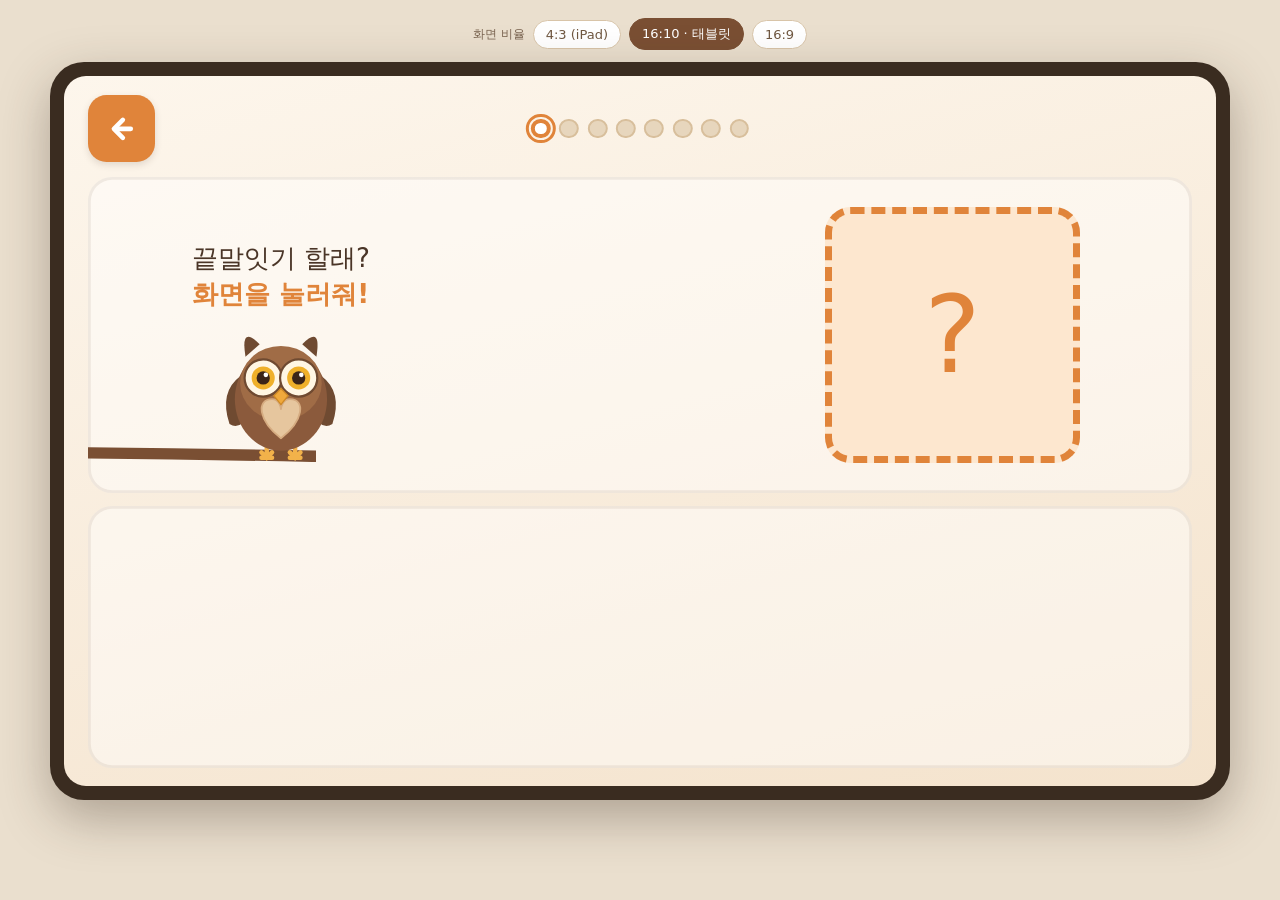
<file: 한승_AI와끝말잇기_프로토타입.html>
<!doctype html>
<html lang="ko">
<head>
<meta charset="utf-8">
<meta name="viewport" content="width=device-width, initial-scale=1, viewport-fit=cover">
<title>AI와 끝말잇기 · 프로토타입</title>
<style>
  *{ box-sizing:border-box; -webkit-tap-highlight-color:transparent; }
  :root{
    --bg-top:#fdf6ec; --bg-bot:#f4e3cd;
    --surface:#ffffff; --ink:#4a3527;
    --line:#ecdcc4; --line-strong:#dcc09c;
    --accent:#e0843a; --accent-soft:#fde7cf;
    --success:#6bbf59; --success-soft:#e4f5df;
    --voice:#5aa6c4; --voice-soft:#e2f1f7;
    --card-edge:#e9d8bd;
    --owl-tint:#e7d6bd; --owl-tint-edge:#d8bf9c;
    --owl-dark:#6f4a31; --owl:#8b5a3c; --owl-light:#a06c46;
    --patch:#e6c69e; --patch-edge:#d6ac81;
    --eye:#fff6e3; --iris:#efb02a; --pupil:#3a2418;
    --beak:#f0a93c; --feet:#f2b24a;
    --display:'Jua','Apple SD Gothic Neo','Malgun Gothic',system-ui,sans-serif;
    --body:'Apple SD Gothic Neo','Malgun Gothic',system-ui,sans-serif;
  }
  html,body{ margin:0; height:100%; }
  body{ font-family:var(--body); background:#eadfce; color:var(--ink);
    display:flex; flex-direction:column; align-items:center; gap:12px; padding:18px 12px 26px; }
  .controls{ display:flex; gap:8px; align-items:center; flex-wrap:wrap; justify-content:center; }
  .controls span{ font-size:12px; color:#7a6450; }
  .controls button{ font:inherit; font-size:13px; cursor:pointer; border:1px solid #d8c4a8; background:#fff; color:#6f5740; padding:6px 12px; border-radius:99px; }
  .controls button.active{ background:#7a4f33; color:#fff; border-color:#7a4f33; }

  .device{ width:min(96vw,1180px); aspect-ratio:16/10; border-radius:34px; padding:14px; background:#3a2c20; box-shadow:0 18px 50px rgba(58,44,32,.34); container-type:size; }
  .device.r43{ aspect-ratio:4/3; } .device.r169{ aspect-ratio:16/9; }
  .screen{ width:100%; height:100%; border-radius:22px; overflow:hidden; background:linear-gradient(165deg,var(--bg-top),var(--bg-bot)); position:relative; }
  .wrap{ position:absolute; inset:0; display:flex; flex-direction:column; padding:2.4cqmin 3.4cqmin; gap:1.8cqmin; }

  /* ➊ topbar : 백버튼(좌) + 중앙 진행도 */
  .topbar{ position:relative; z-index:100; display:flex; align-items:center; justify-content:space-between; height:10cqmin; }
  .back{ flex:none; width:9.4cqmin; height:9.4cqmin; border-radius:2.6cqmin; border:none;
    background:var(--accent); box-shadow:0 .4cqmin 1cqmin rgba(74,53,39,.15); display:grid; place-items:center; cursor:pointer;
    -webkit-tap-highlight-color:transparent; outline:none; }
  .back:active{ transform:scale(.93); opacity:0.9; }
  .back svg{ width:5.6cqmin; height:5.6cqmin; opacity:1; }
  .back svg path{ stroke:#fff !important; }

  /* ➋ 라운드 인디케이터 */
  .progress-dots{ display:flex; align-items:center; gap:1.2cqmin; position:absolute; left:50%; transform:translateX(-50%); }
  .progress-dots .dot{ width:2.8cqmin; height:2.8cqmin; border-radius:50%; background:var(--owl-tint); border:.35cqmin solid var(--owl-tint-edge); transition:background .3s ease, border-color .3s ease; flex:none; box-sizing:border-box; }
  .progress-dots .dot.active{ background:#fff; border:.6cqmin solid var(--accent); outline:.55cqmin solid var(--accent); outline-offset:.35cqmin; }
  .progress-dots .dot.done{ background:var(--accent); border-color:var(--accent); }
  
  /* 영역 구분: 가운데 무대=웜 베이지 글래스모피즘, 아래 선택지=글래스모피즘 통일 */
  .middle{ flex:1; display:flex; gap:2.2cqmin; min-height:0; overflow:hidden;
    background:rgba(255, 255, 255, 0.45); border-radius:3.4cqmin; padding:2.2cqmin; box-shadow:inset 0 0 0 .4cqmin rgba(160, 140, 120, 0.15); }

  /* ➌➍ 캐릭터 */
  .charcol{ flex:0 0 33%; display:flex; flex-direction:column; align-items:center; justify-content:flex-start; gap:2cqmin; min-width:0; min-height:0; padding-top:5.85cqmin; }
  .speech{ position:relative; z-index:10; align-self:stretch; background:transparent; border:none;
    border-radius:0; padding:1cqmin 1.4cqmin; box-shadow:none; flex:none; max-height:26cqmin; overflow:auto; }
  .speech::after{ display:none; }
  .speech__text{ margin:0; font-family:var(--display); font-size:3.7cqmin; line-height:1.36; color:var(--ink);
    text-align:center; word-break:keep-all; overflow-wrap:break-word; }
  .speech__text .syl, .speech__text b{ color:var(--accent); }
  .wword{ display:inline-block; white-space:nowrap; }
  .wv{ display:inline-block; animation:waveup 2.2s ease-in-out infinite; }
  @keyframes waveup{ 0%,100%{ transform:translateY(0); } 45%{ transform:translateY(-.22em); } }

  .owl-wrap{ flex:1; position:relative; width:100%; display:flex; justify-content:center; align-items:flex-end; min-height:0; padding-bottom:1cqmin; overflow:visible; }
  .perch{ position:absolute; bottom:0; left:-120cqmin; transform:none; width:calc(120cqmin + 60%); height:6cqmin; z-index:0; pointer-events:none; }
  svg.owl{ position:relative; z-index:1; width:20cqmin; max-width:65%; height:auto; transform-origin:bottom center; animation:breathe 6.8s ease-in-out infinite; }
  .owl.is-talking{ animation:talkbob 1s ease-in-out infinite; }
  .owl.is-happy{ animation:cheer 1.4s ease-in-out infinite; }
  @keyframes breathe{ 0%,100%{ transform:scale(1); } 50%{ transform:scale(1.035); } }
  @keyframes talkbob{ 0%,100%{ transform:translateY(0) rotate(-1deg); } 50%{ transform:translateY(-1.1cqmin) rotate(1deg); } }
  @keyframes cheer{ 0%,100%{ transform:translateY(0) rotate(-3deg); } 50%{ transform:translateY(-1.8cqmin) rotate(3deg); } }
  .owl .pupil{ transition:transform .7s ease; }
  .owl.is-thinking .pupil{ transform:translate(3px,-5px); }
  .owl .eyes-happy{ opacity:0; } .owl.is-happy .eyes-happy{ opacity:1; } .owl.is-happy .eyes-open{ opacity:0; }
  .owl .beak-open{ opacity:0; } .owl.is-talking .beak-open{ opacity:1; animation:beak .52s infinite alternate; } .owl.is-talking .beak-closed{ opacity:0; }
  @keyframes beak{ from{ transform:scaleY(.6); } to{ transform:scaleY(1.15); } }
  .owl .wing-r{ transform-box:fill-box; transform-origin:top left; }
  .owl.is-happy .wing-r{ animation:wave 1s ease-in-out infinite; }
  @keyframes wave{ 0%,100%{ transform:rotate(0deg); } 50%{ transform:rotate(-26deg); } }

  /* ➍ now · ➎ drop  (가운데 끝말잇기 영역) */
  .chaincol{ flex:1; display:flex; align-items:center; justify-content:center; gap:0; min-width:0; }
  .bridge{ display:none; }

  /* 플립 카드 공통 (앞=단어, 뒤=그림) */
  .flip{ background:transparent; border:0; box-shadow:none; padding:0; -webkit-appearance:none; appearance:none; perspective:900px; cursor:pointer; }
  .flip .inner{ position:relative; width:100%; height:100%; transition:transform 1.4s cubic-bezier(.4,.7,.4,1); transform-style:preserve-3d; -webkit-transform-style:preserve-3d; }
  .flip.flipped .inner{ transform:rotateY(180deg); -webkit-transform:rotateY(180deg); }
  .face{ position:absolute; inset:0; width:100%; height:100%; box-sizing:border-box; backface-visibility:hidden; -webkit-backface-visibility:hidden;
    background:var(--surface); border:.8cqmin solid var(--card-edge); border-radius:3.6cqmin;
    box-shadow:0 1cqmin 2.6cqmin rgba(74,53,39,.13); display:flex; flex-direction:column; align-items:center; justify-content:center; gap:1cqmin; }
  .face.front{ transform:rotateY(0deg); -webkit-transform:rotateY(0deg); }
  .face.back{ transform:rotateY(180deg); -webkit-transform:rotateY(180deg); background:#fffaf0; }
  .face .pic{ width:22cqmin; height:22cqmin; object-fit:contain; pointer-events:none; }
  .face .word{ font-family:var(--display); font-size:7.5cqmin; pointer-events:none; }
  .face .word .syl{ color:var(--accent); }

  .now{ width:36cqmin; height:36cqmin; }
  .now.empty{ visibility:hidden; }
  .drop{ width:36cqmin; height:36cqmin; border:1cqmin dashed var(--accent); background:var(--accent-soft);
    border-radius:3.6cqmin; display:flex; align-items:center; justify-content:center; transition:transform .36s ease, background .36s ease; }
  .drop.over{ transform:scale(1.05); background:#fbd9b4; }
  .drop .q{ font-family:var(--display); font-size:15cqmin; color:var(--accent); }
  .drop.filled{ border:0; background:transparent; padding:0; perspective:800px; }

  /* ➏ 선택지 · ➐ 말하기 */
  .options{ flex:none; display:flex; align-items:center; justify-content:center; gap:2.2cqmin; height:37cqmin;
    background:rgba(255, 255, 255, 0.45); border-radius:3.4cqmin; padding:2cqmin; box-shadow:inset 0 0 0 .4cqmin rgba(160, 140, 120, 0.15); }
  .opt{ width:32cqmin; height:100%; }
  .opt.lift .inner{ box-shadow:0 2.4cqmin 4cqmin rgba(74,53,39,.22); }
  .opt.lift{ transform:translateY(-1.6cqmin); transition:transform .24s ease; }
  .opt.dim{ opacity:.3; transition:opacity .3s ease; }
  .opt .face{ touch-action:none; user-select:none; }
  .voice{ width:24cqmin; height:35cqmin; display:flex; flex-direction:column; align-items:center; justify-content:center; gap:.6cqmin;
    background:var(--voice-soft); border:.8cqmin solid var(--voice); border-radius:3.6cqmin; color:#3f7e98; cursor:not-allowed; }
  .voice .mic{ font-size:10cqmin; } .voice .word{ font-family:var(--display); font-size:4.6cqmin; } .voice .tag{ font-size:2.8cqmin; color:#6b9cb0; }

  .ghost{ position:fixed; z-index:999; pointer-events:none; margin:0; }

  /* 패드 안 테마 팝업 (그만두기 확인) */
  .modal{ position:absolute; inset:0; z-index:30; background:rgba(60,44,30,.4); display:flex; align-items:center; justify-content:center; animation:fade .4s ease; }
  @keyframes fade{ from{opacity:0;} to{opacity:1;} }
  .modal__box{ background:linear-gradient(165deg,var(--bg-top),var(--bg-bot)); border:.7cqmin solid #e7d3b4;
    border-radius:5cqmin; padding:4cqmin 6cqmin 5cqmin; width:74%; display:flex; flex-direction:column; align-items:center; gap:2.4cqmin;
    box-shadow:0 4cqmin 9cqmin rgba(40,28,16,.4); animation:pop .6s ease; }
  .modal__owl{ display:flex; justify-content:center; }
  .modal__owl svg{ width:26cqmin; height:auto; }
  .modal__q{ font-family:var(--display); font-size:6cqmin; margin:0; color:var(--ink); text-align:center; }
  .modal__btns{ display:flex; gap:3cqmin; flex-wrap:wrap; justify-content:center; }
  .mbtn{ font-family:var(--display); font-size:4.4cqmin; border:0; cursor:pointer; padding:2.4cqmin 4.4cqmin; border-radius:3cqmin; }
  .mbtn.stay{ background:#f0c27a; color:#5a3f24; box-shadow:0 1cqmin 2cqmin rgba(224,164,70,.35); }
  .mbtn.leave{ background:var(--owl); color:#fff; box-shadow:0 1cqmin 2cqmin rgba(111,74,49,.35); }
  .mbtn:active{ transform:scale(.95); }

  /* 엔딩 */
  .done{ position:absolute; inset:0; z-index:20; background:linear-gradient(165deg,var(--bg-top),var(--bg-bot)); display:flex; flex-direction:column; align-items:center; justify-content:center; gap:3cqmin; padding:4cqmin; }
  .done h2{ font-family:var(--display); font-size:6.6cqmin; margin:0; color:var(--accent); }
  .review{ display:flex; flex-wrap:wrap; gap:1.2cqmin; justify-content:center; align-items:center; max-width:94%; }
  .rc{ background:var(--surface); border:.55cqmin solid var(--card-edge); border-radius:2.6cqmin; padding:1.2cqmin 1.6cqmin; font-family:var(--display); display:flex; flex-direction:column; align-items:center; gap:.5cqmin; animation:pop .6s ease backwards; transition:transform .4s ease, box-shadow .4s ease, border-color .4s; }
  .rc.read{ transform:translateY(-1.4cqmin) scale(1.08); border-color:var(--accent); box-shadow:0 1.6cqmin 3cqmin rgba(224,132,58,.3); }
  .rc-pic{ width:9cqmin; height:9cqmin; object-fit:contain; }
  .rc-word{ font-size:3.2cqmin; color:var(--ink); font-family:var(--display); }
  .arr{ color:var(--accent); font-size:4cqmin; }
  .done__btns{ display:flex; gap:2.4cqmin; }
  .done__btn{ font-family:var(--display); font-size:4.4cqmin; border:0; cursor:pointer; padding:2.2cqmin 5cqmin; border-radius:99cqmin; background:var(--accent); color:#fff; box-shadow:0 1cqmin 2.4cqmin rgba(224,132,58,.4); }
  .done__btn.alt{ background:#fff; color:#a07a55; border:.6cqmin solid var(--line-strong); box-shadow:none; }
  .done__btn:active{ transform:scale(.95); }
  @keyframes pop{ 0%{ transform:scale(.82); } 60%{ transform:scale(1.05); } 100%{ transform:scale(1); } }
  .confetti{ position:absolute; top:-5%; width:1.6cqmin; height:2.4cqmin; border-radius:.4cqmin; pointer-events:none; animation:fall linear forwards; }
  @keyframes fall{ to{ transform:translateY(120cqh) rotate(540deg); opacity:.9; } }
</style>
</head>
<body>
  <div class="controls">
    <span>화면 비율</span>
    <button data-r="r43">4:3 (iPad)</button>
    <button data-r="" class="active">16:10 · 태블릿</button>
    <button data-r="r169">16:9</button>
  </div>

  <div class="device" id="device">
    <div class="screen">
      <div class="wrap" id="wrap">
        <header class="topbar">
          <button class="back" id="back" type="button" aria-label="그만두기">
            <svg viewBox="0 0 40 40" fill="none" aria-hidden="true">
              <path d="M21 11 L12 20 L21 29" stroke="var(--accent)" stroke-width="4.6" stroke-linecap="round" stroke-linejoin="round"/>
              <path d="M13 20 H29" stroke="var(--accent)" stroke-width="4.6" stroke-linecap="round"/>
            </svg>
          </button>

          <div class="progress-dots" id="progressDots" role="progressbar" aria-label="진행도"></div>

        </header>

        <div class="middle">
          <div class="charcol">
            <div class="speech"><p class="speech__text" id="speech"></p></div>
            <div class="owl-wrap" id="owlWrap"><svg class="owl" viewBox="0 0 160 184" xmlns="http://www.w3.org/2000/svg" role="img" aria-label="부엉이 캐릭터">
  <!-- feet -->
  <g fill="var(--feet)">
    <path d="M64 150 v18 M58 170 h12 M58 164 l6 6 6-6" stroke="var(--feet)" stroke-width="5" stroke-linecap="round" fill="none"/>
    <path d="M96 150 v18 M90 170 h12 M90 164 l6 6 6-6" stroke="var(--feet)" stroke-width="5" stroke-linecap="round" fill="none"/>
  </g>
  <!-- ear tufts -->
  <path d="M40 56 Q34 20 56 42 Z" fill="var(--owl-dark)"/>
  <path d="M120 56 Q126 20 104 42 Z" fill="var(--owl-dark)"/>
  <!-- left wing -->
  <path class="wing-l" d="M34 78 Q10 96 22 132 Q34 140 44 120 Q34 100 44 82 Z" fill="var(--owl-dark)"/>
  <!-- right wing (waves) -->
  <path class="wing-r" d="M126 78 Q150 96 138 132 Q126 140 116 120 Q126 100 116 82 Z" fill="var(--owl-dark)"/>
  <!-- body -->
  <ellipse cx="80" cy="104" rx="52" ry="58" fill="var(--owl)"/>
  <!-- facial disc -->
  <ellipse cx="80" cy="86" rx="46" ry="42" fill="var(--owl-light)"/>
  <!-- heart belly patch -->
  <path d="M80 148 C54 128 52 104 70 104 C78 104 80 113 80 116 C80 113 82 104 90 104 C108 104 106 128 80 148 Z" fill="var(--patch)" stroke="var(--patch-edge)" stroke-width="2"/>
  <!-- eyes: open -->
  <g class="eyes-open">
    <circle cx="60" cy="80" r="21" fill="var(--eye)" stroke="var(--owl-dark)" stroke-width="2.5"/>
    <circle cx="100" cy="80" r="21" fill="var(--eye)" stroke="var(--owl-dark)" stroke-width="2.5"/>
    <circle cx="60" cy="80" r="13" fill="var(--iris)"/>
    <circle cx="100" cy="80" r="13" fill="var(--iris)"/>
    <g class="pupil">
      <circle cx="60" cy="80" r="7.5" fill="var(--pupil)"/>
      <circle cx="100" cy="80" r="7.5" fill="var(--pupil)"/>
      <circle cx="63" cy="76.5" r="2.6" fill="#fff"/>
      <circle cx="103" cy="76.5" r="2.6" fill="#fff"/>
    </g>
  </g>
  <!-- eyes: happy (^ ^) -->
  <g class="eyes-happy" fill="none" stroke="var(--pupil)" stroke-width="4" stroke-linecap="round">
    <path d="M49 84 Q60 70 71 84"/>
    <path d="M89 84 Q100 70 111 84"/>
  </g>
  <!-- beak closed -->
  <path class="beak-closed" d="M80 92 L88 100 L80 110 L72 100 Z" fill="var(--beak)" stroke="#cf8a26" stroke-width="1.5"/>
  <!-- beak open -->
  <g class="beak-open" style="transform-box:fill-box;transform-origin:center top">
    <path d="M72 96 L88 96 L80 102 Z" fill="var(--beak)"/>
    <ellipse cx="80" cy="106" rx="6.5" ry="7" fill="#8a3b1f"/>
  </g>
</svg>
<svg class="perch" viewBox="0 0 140 34" preserveAspectRatio="none" xmlns="http://www.w3.org/2000/svg" aria-hidden="true"><path d="M0 17 Q70 9 140 17" stroke="#7a4f33" stroke-width="9" stroke-linecap="round" fill="none"/></svg></div>
          </div>
          <div class="chaincol">
            <div class="flip now empty" id="now" role="button" tabindex="0" aria-label="앞 단어 카드, 누르면 뒤집기">
              <div class="inner">
                <div class="face front"><span class="word" id="nowWord"></span></div>
                <div class="face back"><img class="pic" id="nowPic" alt=""></div>
              </div>
            </div>
            <span class="bridge empty" id="bridge"></span>
            <div class="drop" id="drop"><span class="q">?</span></div>
          </div>
        </div>

        <section class="options" id="options" aria-label="고를 수 있는 단어"></section>
      </div>
    </div>
  </div>

<script>
const IMG = {"자두": "[data-uri]", "기저귀": "[data-uri]", "과일": "[data-uri]", "과학": "[data-uri]", "간호사": "[data-uri]", "과자": "[data-uri]", "사탕": "[data-uri]", "기차": "[data-uri]", "거실": "[data-uri]", "이야기": "[data-uri]", "이불": "[data-uri]", "기린": "[data-uri]", "거북이": "[data-uri]", "자동차": "[data-uri]", "자전거": "[data-uri]", "거위": "[data-uri]", "사과": "[data-uri]", "이마": "[data-uri]", "사자": "[data-uri]"};
const ALL = [...Object.keys(IMG),
  '호랑이','가위','사슴','나비','비행기','사다리','사막','라디오','라면','막내',
  '일기','일요일','학교','학원','학생','차표','두부','두더지','기침','기분',
  '표범','표지판','표정',
  '교실','교복','교통','교회','원숭이','원두','생선','생일','생강',
  '위기','위인','실기','실내','도토리','도마뱀',
  '부엉이','지구','지렁이','선물','선풍기',
  '불꽃','불고기','마트','마법사','리본','구름','구두',
  '물고기','물개','강아지','감자','인사','인형','개구리','개미'
];
const GROUPS = {
  '사':['사과','사자','사슴','사다리','사막'],
  '과':['과자','과일','과학'],
  '자':['자전거','자동차','자두'],
  '거':['거북이','거위','거실'],
  '이':['이야기','이불','이마'],
  '기':['기차','기저귀','기린','기침','기분'],
  '일':['일기','일요일'],
  '학':['학교','학원','학생'],
  '차':['차표'],
  '표':['표범','표지판','표정'],
  '두':['두부','두더지'],
  '교':['교실','교복','교통','교회'],
  '원':['원숭이','원두'],
  '생':['생선','생일','생강'],
  '위':['위기','위인'],
  '실':['실기','실내'],
  '도':['도토리','도마뱀'],
  '부':['부엉이','부채'],
  '지':['지구','지렁이'],
  '선':['선물','선풍기'],
  '불':['불꽃','불고기'],
  '마':['마트','마법사'],
  '리':['리본'],
  '구':['구름','구두'],
  '물':['물고기','물개'],
  '강':['강아지'],
  '감':['감자'],
  '인':['인사','인형'],
  '개':['개구리','개미'],
  '호':['호랑이'],
  '가':['가위'],
  '나':['나비'],
  '비':['비행기'],
  '라':['라디오','라면'],
  '막':['막내']
};
const WORD_ACK = {
  '사과':'맛있겠다~','사자':'으르렁~ 무섭다!','사슴':'뿔이 멋지다~',
  '사다리':'올라가보자~','사막':'뜨겁겠다~',
  '과자':'맛있겠다~','과일':'달콤하겠다~','과학':'신기하겠다~',
  '자전거':'신나겠다~','자동차':'부릉부릉~','자두':'새콤달콤~',
  '거북이':'느릿느릿 귀여워~','거위':'좋아 좋아~','거실':'좋아 좋아~',
  '이야기':'재밌겠다~','이불':'따뜻하겠다~','이마':'좋아 좋아~',
  '기차':'칙칙폭폭~','기저귀':'좋아 좋아~','기린':'목이 정말 길다~',
  '기침':'빨리 나아야 해~','기분':'좋은 기분이지~',
  '학교':'친구들 만나겠다~','학원':'열심히 하자~','학생':'씩씩하다~',
  '차표':'어디 가지~',
  '두부':'보들보들하겠다~','두더지':'땅속에 살아~',
  '교실':'좋아 좋아~','교복':'멋지다~','교통':'좋아 좋아~','교회':'좋아 좋아~',
  '원숭이':'나무를 잘 타겠다~','원두':'향기롭겠다~',
  '생선':'신선하겠다~','생일':'축하해~','생강':'톡 쏘겠다~',
  '위기':'힘내자~','위인':'멋지다~',
  '실기':'잘 할 수 있어~','실내':'좋아 좋아~',
  '도토리':'다람쥐가 좋아하겠다~','도마뱀':'신기하겠다~',
  '부엉이':'밤에 잘 보이겠다~','부채':'시원하겠다~',
  '지구':'둥글고 파란 지구~','지렁이':'꿈틀꿈틀~',
  '선물':'뭐가 들어있을까~','선풍기':'시원하겠다~',
  '불꽃':'반짝반짝~','불고기':'맛있겠다~',
  '마트':'뭘 살까~','마법사':'마법 부려봐~',
  '리본':'예쁘다~','구름':'푹신하겠다~','구두':'좋아 좋아~',
  '물고기':'물속을 헤엄쳐~','물개':'귀여워~',
  '강아지':'멍멍 귀엽다~','감자':'포슬포슬 맛있겠다~',
  '인사':'안녕~','인형':'귀여워~',
  '개구리':'개굴개굴~','개미':'부지런하겠다~',
  '호랑이':'어흥~ 무서워라~','가위':'싹뚝싹뚝~',
  '나비':'팔랑팔랑 날아가~','비행기':'하늘을 날아요~',
  '일기':'오늘 있었던 일 써봐~','일요일':'쉬는 날이다~',
  '라디오':'노래 나오겠다~','라면':'맛있겠다~','막내':'귀엽겠다~',
  '표범':'줄무늬가 멋지다~','표지판':'글씨가 써있다~','표정':'어떤 표정이지~'
};
const FIRST='사과';
const PREF_OWL=['과자','거북이','자전거','사과','이야기','기차'];
const TARGET=8;
const $=id=>document.getElementById(id);
const reduce=matchMedia('(prefers-reduced-motion:reduce)').matches;
const rand=a=>a[Math.floor(Math.random()*a.length)];
const lastSyl=w=>w.slice(-1);
const startsOK=s=>ALL.some(w=>w[0]===s);
const isDead=w=>!startsOK(lastSyl(w));
const strip=t=>t.replace(/[\u{1F000}-\u{1FAFF}☀-➿️]/gu,'').trim();
const esc=t=>t.replace(/&/g,'&amp;').replace(/</g,'&lt;');
const wordHTML=w=>esc(w.slice(0,-1))+'<span class="syl">'+esc(w.slice(-1))+'</span>';

let trail=[], req=null, turn='owl', over=false;

function updateDots(){}
(function initDots(){
  const el=$('progressDots'); if(!el)return;
  for(let i=0;i<TARGET;i++){
    const d=document.createElement('span'); d.className='dot';
    if(i===0) d.classList.add('active');
    el.appendChild(d);
  }
})();

/* TTS */
let koVoice=null;
function loadVoice(){ try{ const v=speechSynthesis.getVoices(); koVoice=v.find(x=>/ko/i.test(x.lang))||null; }catch(e){} }
loadVoice(); try{ speechSynthesis.onvoiceschanged=loadVoice; }catch(e){}
function speakWait(text){ return new Promise(res=>{ let done=false; const fin=()=>{ if(!done){done=true;res();} };
  try{ speechSynthesis.cancel(); const u=new SpeechSynthesisUtterance(strip(text)); u.lang='ko-KR'; u.rate=0.65; u.pitch=1.1; if(koVoice)u.voice=koVoice; u.onend=fin; u.onerror=fin; speechSynthesis.speak(u); }catch(e){}
  setTimeout(fin, Math.max(2200, strip(text).length*420)); }); }
function speak(text){ try{ speechSynthesis.cancel(); const u=new SpeechSynthesisUtterance(strip(text)); u.lang='ko-KR'; u.rate=0.65; u.pitch=1.1; if(koVoice)u.voice=koVoice; speechSynthesis.speak(u); }catch(e){} }
const wait=ms=>new Promise(r=>setTimeout(r, reduce?Math.min(ms,200):ms));

/* 부엉이 */
const owl=()=>$('owlWrap').firstElementChild;
function owlState(s){ const o=owl(); if(!o)return; o.classList.remove('is-thinking','is-talking','is-happy'); if(s)o.classList.add('is-'+s); }
function setBubble(html){ $('speech').innerHTML=html; }
function bubbleWave(text){
  let i=0; const words=text.split(' ').map(word=>{
    const chars=[...word].map(ch=>'<span class="wv" style="animation-delay:'+(i++*0.05).toFixed(2)+'s">'+esc(ch)+'</span>').join('');
    return '<span class="wword">'+chars+'</span>';
  }).join(' ');
  setBubble(words);
}

/* 대사 */
const L={
  thinkFirst:['음~ 어떤 말부터 시작할까?','오늘은 무슨 단어가 좋을까?','흠흠, 내가 먼저 시작할게!'],
  thinkOwl:['그럼 이번엔 내 차례! 음…','이제 내가 이어볼게~ 어디 보자…','움… 뭐가 좋을까?'],
  prompt:t=>[`'${t}'로 시작하는 말을 찾아줄래?`,`자, '${t}'로 시작하는 말은 뭐가 있을까?`,`'${t}'로 시작하는 카드를 끌어와 봐~`],
  ack:w=>['우와, 멋지다~','정말 잘했어!','좋아 좋아~','최고야!'],
  terminal:w=>`${w}! 으앗, 여기서 딱 막혔다! 우리 정말 잘했어~ 🎉`,
  childDead:(w,t)=>`${w}! 멋져~ 그런데 '${t}'로 잇는 말은 너무 어려워! 오늘은 여기까지 하자~ 🎉`,
  complete:w=>[`<b>${esc(w)}</b>!<br>와, 8개 다 이었어! 대단해~ 🎉`,`<b>${esc(w)}</b>!<br>끝까지 해냈어! 최고야~ 🎉`,`<b>${esc(w)}</b>!<br>우리 해냈다! 잘했어~ 🎉`]
};
function promptHTML(t){ return `'<span class="syl">${esc(t)}</span>'로 시작하는 말을 찾아줘!`; }



/* 카드 빌드 */
function flipCardHTML(word, highlight){
  const back = IMG[word] ? '<img class="pic" src="'+IMG[word]+'" alt="">' : '<span class="word">'+esc(word)+'</span>';
  return '<div class="inner"><div class="face front"><span class="word">'+(highlight?wordHTML(word):esc(word))+'</span></div>'+
         '<div class="face back">'+back+'</div></div>';
}
function renderNow(word){ const n=$('now'); n.classList.remove('empty','flipped'); n.innerHTML=flipCardHTML(word,true); n.dataset.word=word;
  $('bridge').classList.remove('empty'); }
function resetDrop(){ const d=$('drop'); d.className='drop'; d.innerHTML='<span class="q">?</span>'; }
function placeInDrop(word){ const d=$('drop'); d.className='drop filled'; d.innerHTML=flipCardHTML(word,true); d.dataset.word=word; }
function clearOptions(){ $('options').innerHTML=''; }
function renderOptions(syl){
  const opts=$('options'); opts.innerHTML='';
  const isLastTurn = trail.length >= TARGET - 1;
  let words = GROUPS[syl]||ALL.filter(w=>w[0]===syl);
  if(!isLastTurn){
    const alive = words.filter(w=>!isDead(w));
    if(alive.length >= 2) words = alive;
  }
  if(words.length > 3) words = [...words].sort(()=>Math.random()-.5).slice(0,3);
  words.forEach(w=>{
    const b=document.createElement('div'); b.className='flip opt'; b.dataset.word=w; b.setAttribute('role','button'); b.tabIndex=0;
    b.setAttribute('aria-label',w+' (끌어서 넣기, 누르면 뒤집기)'); b.innerHTML=flipCardHTML(w,false);
    attachCard(b,w); opts.appendChild(b); });
  const v=document.createElement('div'); v.className='voice'; v.setAttribute('aria-label','말하기 (준비 중)');
  v.innerHTML='<span class="mic">🎤</span><span class="word">말하기</span><span class="tag">준비 중</span>'; opts.appendChild(v);
}

/* 컨베이어: 기존 now가 왼쪽으로 밀려 사라지고, 새 카드가 왼쪽(now)으로 이동 */
function promote(word){ return new Promise(res=>{
  const nowEl=$('now'), dropEl=$('drop'), bridge=$('bridge');
  if(nowEl.classList.contains('empty')){ renderNow(word); resetDrop(); return res(); }
  const nr=nowEl.getBoundingClientRect(), dr=dropEl.getBoundingClientRect();
  const moveX=nr.left-dr.left;
  nowEl.style.transition='transform 1.2s ease, opacity 1.2s ease'; nowEl.style.transform='translateX(-130%)'; nowEl.style.opacity='0';
  bridge.style.transition='opacity .8s ease'; bridge.style.opacity='0';
  dropEl.style.transition='transform 1.2s ease'; dropEl.style.transform='translateX('+moveX+'px)';
  setTimeout(()=>{ 
    nowEl.style.cssText=''; bridge.style.cssText=''; dropEl.style.cssText=''; 
    renderNow(word); resetDrop(); 
    dropEl.style.transition='none'; dropEl.style.opacity='0';
    dropEl.offsetWidth; // force reflow
    dropEl.style.transition='opacity .6s ease'; dropEl.style.opacity='1';
    res(); 
  }, reduce?120:1250);
}); }

/* 부엉이 차례 */
function pickOwl(syl){ const c=ALL.filter(w=>w[0]===syl); if(!c.length)return null; const live=c.filter(w=>!isDead(w)); const pool=live.length?live:c;
  for(const p of PREF_OWL) if(pool.includes(p)) return p; return pool[0]; }
async function owlMove(){
  if(over)return; turn='owl'; clearOptions(); resetDrop();
  const first=trail.length===0; owlState('thinking');
  const tline=rand(first?L.thinkFirst:L.thinkOwl); bubbleWave(tline); await speakWait(tline); // TTS 끝날 때까지 대기 (대사 동기화)
  const word=first?FIRST:pickOwl(req);
  if(!word){ owlState('happy'); setBubble('우와, 여기까지! 정말 잘했어~ 🎉'); await speakWait('우와, 여기까지 잘했어'); return endRound(); }
  owlState('happy'); setBubble('<b>'+esc(word)+'!</b>'); placeInDrop(word); await speakWait(word);
  
  await wait(1100); await promote(word); req=lastSyl(word);
  if(isDead(word)){
    trail.push({w:word,who:'owl'}); updateDots();
    const line=L.terminal(word); setBubble(esc(line)); await speakWait(line); return endRound();
  }
  await wait(400);
  owlState('talking'); setBubble(promptHTML(req)); await speakWait(`'${req}'로 시작하는 말을 찾아줘!`); owlState(null);
  trail.push({w:word,who:'owl'}); updateDots();
  turn='child'; renderOptions(req);
}

/* 학생 차례 */
async function pick(word, el){
  if(turn!=='child'||over)return; turn='busy';
  document.querySelectorAll('.opt').forEach(o=>{ if(o!==el) o.classList.add('dim'); });
  placeInDrop(word); speak(word);
  
  owlState('happy'); const ack=WORD_ACK[word]||rand(L.ack(word)); setBubble(esc(ack));
  await wait(800); await promote(word); req=lastSyl(word);
  await speakWait(ack);
  clearOptions();
  trail.push({w:word,who:'child'}); updateDots();
  if(trail.length>=TARGET){ const line=rand(L.complete(word)); setBubble(line); await speakWait(word+'! 우리 해냈다! 잘했어'); return endRound(); }
  if(isDead(word)){ const line=L.childDead(word,req); setBubble(esc(line)); await speakWait(line); return endRound(); }
  owlMove();
}

/* 카드: 탭=뒤집기+소리, 드래그=드롭 */
function attachCard(el, word){
  let sx,sy,ghost,dragging;
  const DR=()=>$('drop').getBoundingClientRect();
  function cancel(){ window.removeEventListener('pointermove',move); window.removeEventListener('pointerup',up); window.removeEventListener('pointercancel',cancel);
    if(ghost){ ghost.remove(); ghost=null; } el.style.opacity=''; el.classList.remove('lift'); $('drop').classList.remove('over'); dragging=false; }
  function down(e){ if(turn!=='child')return; sx=e.clientX; sy=e.clientY; dragging=false;
    window.addEventListener('pointermove',move); window.addEventListener('pointerup',up); window.addEventListener('pointercancel',cancel); }
  function move(e){ const dx=e.clientX-sx, dy=e.clientY-sy;
    if(!dragging && Math.hypot(dx,dy)>10){ dragging=true; start(); }
    if(dragging){ ghost.style.left=(e.clientX-ghost._ox)+'px'; ghost.style.top=(e.clientY-ghost._oy)+'px';
      const d=DR(); $('drop').classList.toggle('over', e.clientX>d.left&&e.clientX<d.right&&e.clientY>d.top&&e.clientY<d.bottom); } }
  function up(e){ window.removeEventListener('pointermove',move); window.removeEventListener('pointerup',up); window.removeEventListener('pointercancel',cancel);
    if(!dragging){ el.classList.toggle('flipped'); speak(word); return; }                 // 탭 = 뒤집기
    const d=DR(); const ok=e.clientX>d.left&&e.clientX<d.right&&e.clientY>d.top&&e.clientY<d.bottom;
    $('drop').classList.remove('over'); if(ghost){ ghost.remove(); ghost=null; }
    el.style.opacity=''; el.classList.remove('lift');                                       // 밖으로 빼도 복구
    if(ok) pick(word, el); }
  function start(){ el.classList.add('lift'); const r=el.getBoundingClientRect();
    ghost=el.cloneNode(true); ghost.className='flip opt ghost'; ghost.style.width=r.width+'px'; ghost.style.height=r.height+'px';
    ghost.style.left=r.left+'px'; ghost.style.top=r.top+'px'; ghost._ox=sx-r.left; ghost._oy=sy-r.top;
    // cqmin 단위가 document.body 밖에서 깨지지 않도록 px로 고정
    const wordEl=el.querySelector('.word'); if(wordEl){ const fs=getComputedStyle(wordEl).fontSize; ghost.querySelectorAll('.word').forEach(w=>{ w.style.fontSize=fs; w.style.whiteSpace='nowrap'; }); }
    document.body.appendChild(ghost); el.style.opacity='0'; }
  el.addEventListener('pointerdown',down);
  el.addEventListener('keydown',ev=>{ if(ev.key==='Enter'||ev.key===' '){ ev.preventDefault(); if(turn==='child') pick(word,el); } });
}

/* 엔딩 */
function endRound(){ over=true; clearOptions();
  const cards=trail.map((it,i)=>(i?'<span class="arr">›</span>':'')+'<div class="rc" data-i="'+i+'">'+(IMG[it.w]?'<img class="rc-pic" src="'+IMG[it.w]+'" alt="">':'')+'<span class="rc-word">'+esc(it.w)+'</span></div>').join('');
  $('wrap').insertAdjacentHTML('beforeend',
    '<div class="done" id="done"><h2>다 이었어요! 🎉</h2><div class="review" id="review">'+cards+'</div>'+
    '<div class="done__btns"><button class="done__btn" id="again">🔄 다시 하기</button><button class="done__btn alt" id="quit">🚪 그만두기</button></div></div>');
  confetti();
  $('again').onclick=()=>location.reload();
  $('quit').onclick=()=>{ try{speechSynthesis.cancel();}catch(e){} $('done').innerHTML='<h2>또 만나자! 👋</h2>'; setTimeout(()=>location.reload(),3600); };
  readReview();
}
async function readReview(){ for(let i=0;i<trail.length;i++){ const rc=document.querySelector('.rc[data-i="'+i+'"]'); if(!rc)return; rc.classList.add('read'); await speakWait(trail[i].w); rc.classList.remove('read'); await wait(320); } await speakWait('정말 잘했어요!'); }
function confetti(){ if(reduce)return; const s=document.querySelector('.screen'); const cols=['#e0843a','#efb02a','#6bbf59','#5aa6c4','#e86a6a','#fff'];
  for(let i=0;i<80;i++){ const c=document.createElement('span'); c.className='confetti'; c.style.left=Math.random()*100+'%'; c.style.background=cols[i%cols.length]; c.style.animationDuration=(1.8+Math.random()*1.8)+'s'; c.style.animationDelay=(Math.random()*0.8)+'s'; s.appendChild(c); setTimeout(()=>c.remove(),4400); } }

/* 기타 */
$('now').addEventListener('click',()=>{ if($('now').classList.contains('empty'))return; $('now').classList.toggle('flipped'); if($('now').dataset.word) speak($('now').dataset.word); });
function showQuit(){
  if($('modal'))return;
  const o=$('owlWrap').querySelector('svg.owl'); const clone=o?o.cloneNode(true):null;
  if(clone){ clone.classList.remove('is-thinking','is-talking','is-happy'); }
  const m=document.createElement('div'); m.className='modal'; m.id='modal';
  m.innerHTML='<div class="modal__box"><div class="modal__owl"></div>'+
    '<p class="modal__q">정말 그만할까요?</p>'+
    '<div class="modal__btns"><button class="mbtn stay" id="mStay">아니요, 더 할래요</button>'+
    '<button class="mbtn leave" id="mLeave">네, 그만할래요</button></div></div>';
  document.querySelector('.screen').appendChild(m);
  if(clone) m.querySelector('.modal__owl').appendChild(clone);
  try{ speak('정말 그만할까요?'); }catch(e){}
  $('mStay').onclick=()=>m.remove();
  $('mLeave').onclick=()=>{ try{speechSynthesis.cancel();}catch(e){} location.reload(); };
}
$('back').addEventListener('click', showQuit);
const dev=$('device');
document.querySelectorAll('.controls button').forEach(b=>b.addEventListener('click',()=>{ document.querySelectorAll('.controls button').forEach(x=>x.classList.remove('active')); b.classList.add('active'); dev.className='device'+(b.dataset.r?' '+b.dataset.r:''); }));


let started=false;
function startGame(){ if(started)return; started=true; document.removeEventListener('pointerdown',startGame); owlMove(); }
setBubble('끝말잇기 할래?<br><b>화면을 눌러줘!</b>');
document.addEventListener('pointerdown', startGame);
</script>
</body>
</html>
</file>
